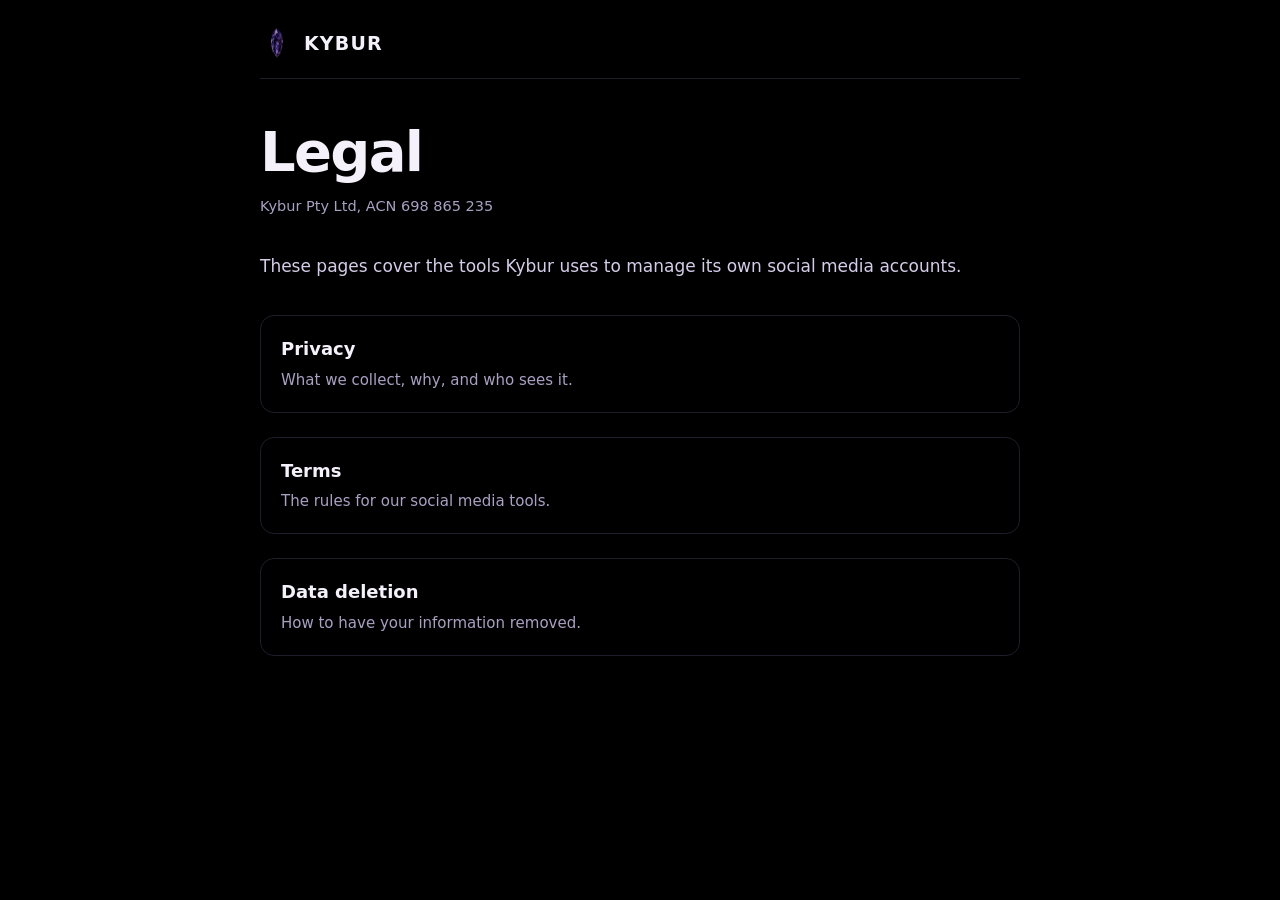
<file: index.html>
<!doctype html>
<html lang="en-AU">
<head>
<meta charset="utf-8">
<meta name="viewport" content="width=device-width, initial-scale=1">
<title>Legal | Kybur</title>
<meta name="description" content="Privacy, terms and data deletion for Kybur's social media tools.">
<meta name="theme-color" content="#000000">
<link rel="icon" type="image/png" href="assets/favicon.png">
<link rel="stylesheet" href="assets/legal.css">
</head>
<body>
<div class="top">
  <a class="brand" href="./"><img src="assets/crystal-mark-80.webp" alt="" width="34" height="34">KYBUR</a>
</div>
<main>
<h1>Legal</h1>
<p class="upd">Kybur Pty Ltd, ACN 698 865 235</p>

<p>These pages cover the tools Kybur uses to manage its own social media accounts.</p>

<ul class="cards">
  <li><a href="privacy/"><b>Privacy</b><span>What we collect, why, and who sees it.</span></a></li>
  <li><a href="terms/"><b>Terms</b><span>The rules for our social media tools.</span></a></li>
  <li><a href="data-deletion/"><b>Data deletion</b><span>How to have your information removed.</span></a></li>
</ul>
</main>
</body>
</html>
</file>
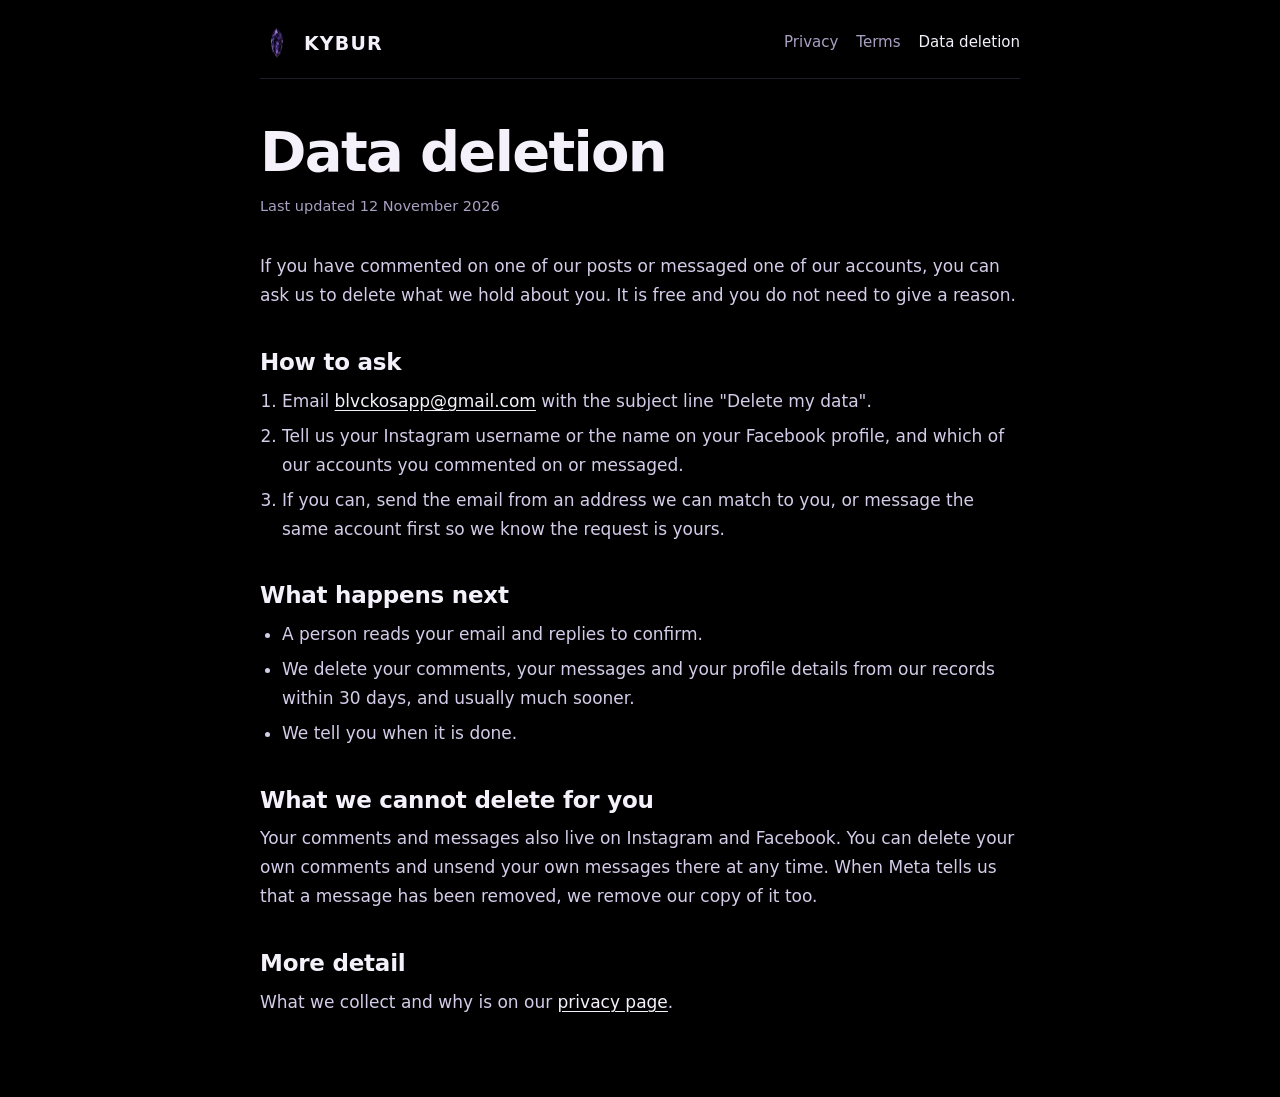
<file: data-deletion/index.html>
<!doctype html>
<html lang="en-AU">
<head>
<meta charset="utf-8">
<meta name="viewport" content="width=device-width, initial-scale=1">
<title>Data deletion | Kybur</title>
<meta name="description" content="How to have your information removed from Kybur's social media tools.">
<meta name="theme-color" content="#000000">
<link rel="icon" type="image/png" href="../assets/favicon.png">
<link rel="stylesheet" href="../assets/legal.css">
</head>
<body>
<div class="top">
  <a class="brand" href="../"><img src="../assets/crystal-mark-80.webp" alt="" width="34" height="34">KYBUR</a>
  <nav class="nav"><a href="../privacy/">Privacy</a><a href="../terms/">Terms</a><a href="./" aria-current="page">Data deletion</a></nav>
</div>
<main>
<h1>Data deletion</h1>
<p class="upd">Last updated 12 November 2026</p>

<p>If you have commented on one of our posts or messaged one of our accounts, you can ask us to delete what we hold about you. It is free and you do not need to give a reason.</p>

<h2>How to ask</h2>
<ol>
  <li>Email <a href="mailto:blvckosapp@gmail.com?subject=Delete%20my%20data">blvckosapp@gmail.com</a> with the subject line "Delete my data".</li>
  <li>Tell us your Instagram username or the name on your Facebook profile, and which of our accounts you commented on or messaged.</li>
  <li>If you can, send the email from an address we can match to you, or message the same account first so we know the request is yours.</li>
</ol>

<h2>What happens next</h2>
<ul>
  <li>A person reads your email and replies to confirm.</li>
  <li>We delete your comments, your messages and your profile details from our records within 30 days, and usually much sooner.</li>
  <li>We tell you when it is done.</li>
</ul>

<h2>What we cannot delete for you</h2>
<p>Your comments and messages also live on Instagram and Facebook. You can delete your own comments and unsend your own messages there at any time. When Meta tells us that a message has been removed, we remove our copy of it too.</p>

<h2>More detail</h2>
<p>What we collect and why is on our <a href="../privacy/">privacy page</a>.</p>
</main>
</body>
</html>
</file>
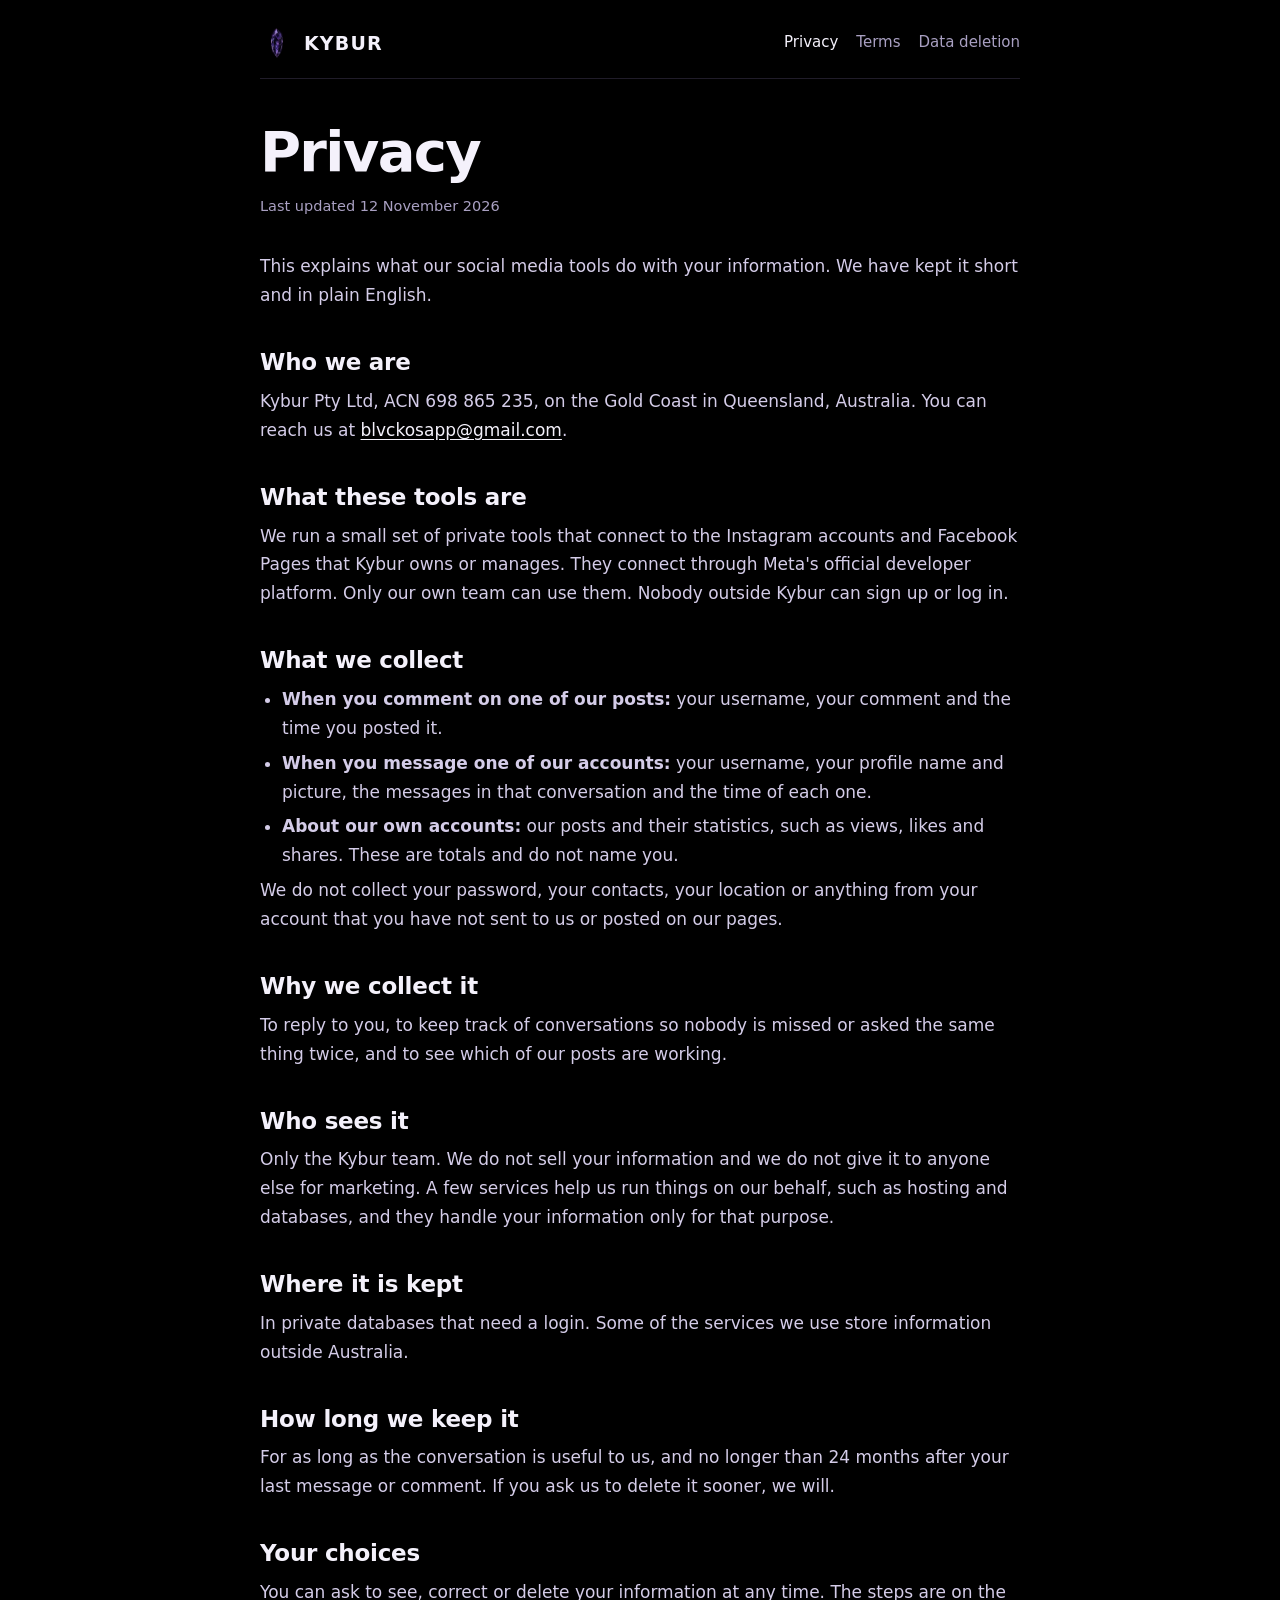
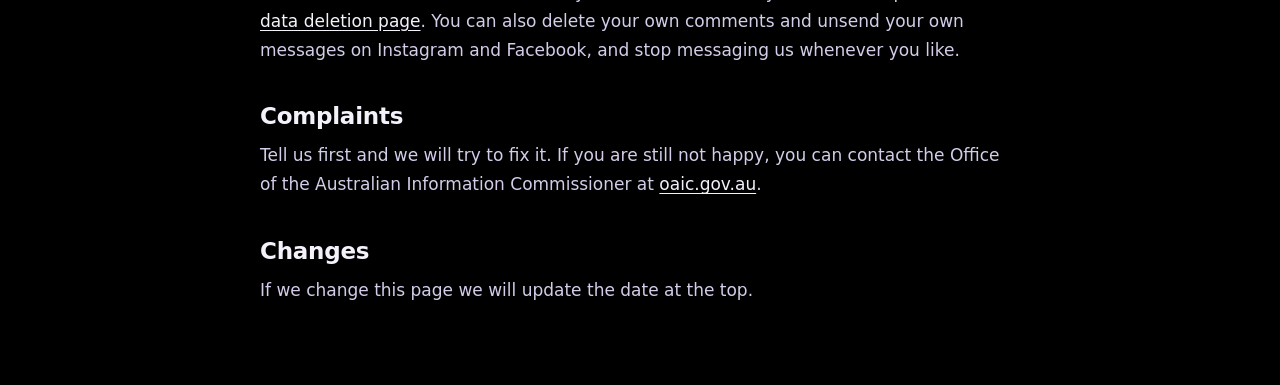
<file: privacy/index.html>
<!doctype html>
<html lang="en-AU">
<head>
<meta charset="utf-8">
<meta name="viewport" content="width=device-width, initial-scale=1">
<title>Privacy | Kybur</title>
<meta name="description" content="How Kybur handles information from its social media accounts.">
<meta name="theme-color" content="#000000">
<link rel="icon" type="image/png" href="../assets/favicon.png">
<link rel="stylesheet" href="../assets/legal.css">
</head>
<body>
<div class="top">
  <a class="brand" href="../"><img src="../assets/crystal-mark-80.webp" alt="" width="34" height="34">KYBUR</a>
  <nav class="nav"><a href="./" aria-current="page">Privacy</a><a href="../terms/">Terms</a><a href="../data-deletion/">Data deletion</a></nav>
</div>
<main>
<h1>Privacy</h1>
<p class="upd">Last updated 12 November 2026</p>

<p>This explains what our social media tools do with your information. We have kept it short and in plain English.</p>

<h2>Who we are</h2>
<p>Kybur Pty Ltd, ACN 698 865 235, on the Gold Coast in Queensland, Australia. You can reach us at <a href="mailto:blvckosapp@gmail.com">blvckosapp@gmail.com</a>.</p>

<h2>What these tools are</h2>
<p>We run a small set of private tools that connect to the Instagram accounts and Facebook Pages that Kybur owns or manages. They connect through Meta's official developer platform. Only our own team can use them. Nobody outside Kybur can sign up or log in.</p>

<h2>What we collect</h2>
<ul>
  <li><b>When you comment on one of our posts:</b> your username, your comment and the time you posted it.</li>
  <li><b>When you message one of our accounts:</b> your username, your profile name and picture, the messages in that conversation and the time of each one.</li>
  <li><b>About our own accounts:</b> our posts and their statistics, such as views, likes and shares. These are totals and do not name you.</li>
</ul>
<p>We do not collect your password, your contacts, your location or anything from your account that you have not sent to us or posted on our pages.</p>

<h2>Why we collect it</h2>
<p>To reply to you, to keep track of conversations so nobody is missed or asked the same thing twice, and to see which of our posts are working.</p>

<h2>Who sees it</h2>
<p>Only the Kybur team. We do not sell your information and we do not give it to anyone else for marketing. A few services help us run things on our behalf, such as hosting and databases, and they handle your information only for that purpose.</p>

<h2>Where it is kept</h2>
<p>In private databases that need a login. Some of the services we use store information outside Australia.</p>

<h2>How long we keep it</h2>
<p>For as long as the conversation is useful to us, and no longer than 24 months after your last message or comment. If you ask us to delete it sooner, we will.</p>

<h2>Your choices</h2>
<p>You can ask to see, correct or delete your information at any time. The steps are on the <a href="../data-deletion/">data deletion page</a>. You can also delete your own comments and unsend your own messages on Instagram and Facebook, and stop messaging us whenever you like.</p>

<h2>Complaints</h2>
<p>Tell us first and we will try to fix it. If you are still not happy, you can contact the Office of the Australian Information Commissioner at <a href="https://www.oaic.gov.au">oaic.gov.au</a>.</p>

<h2>Changes</h2>
<p>If we change this page we will update the date at the top.</p>
</main>
</body>
</html>
</file>
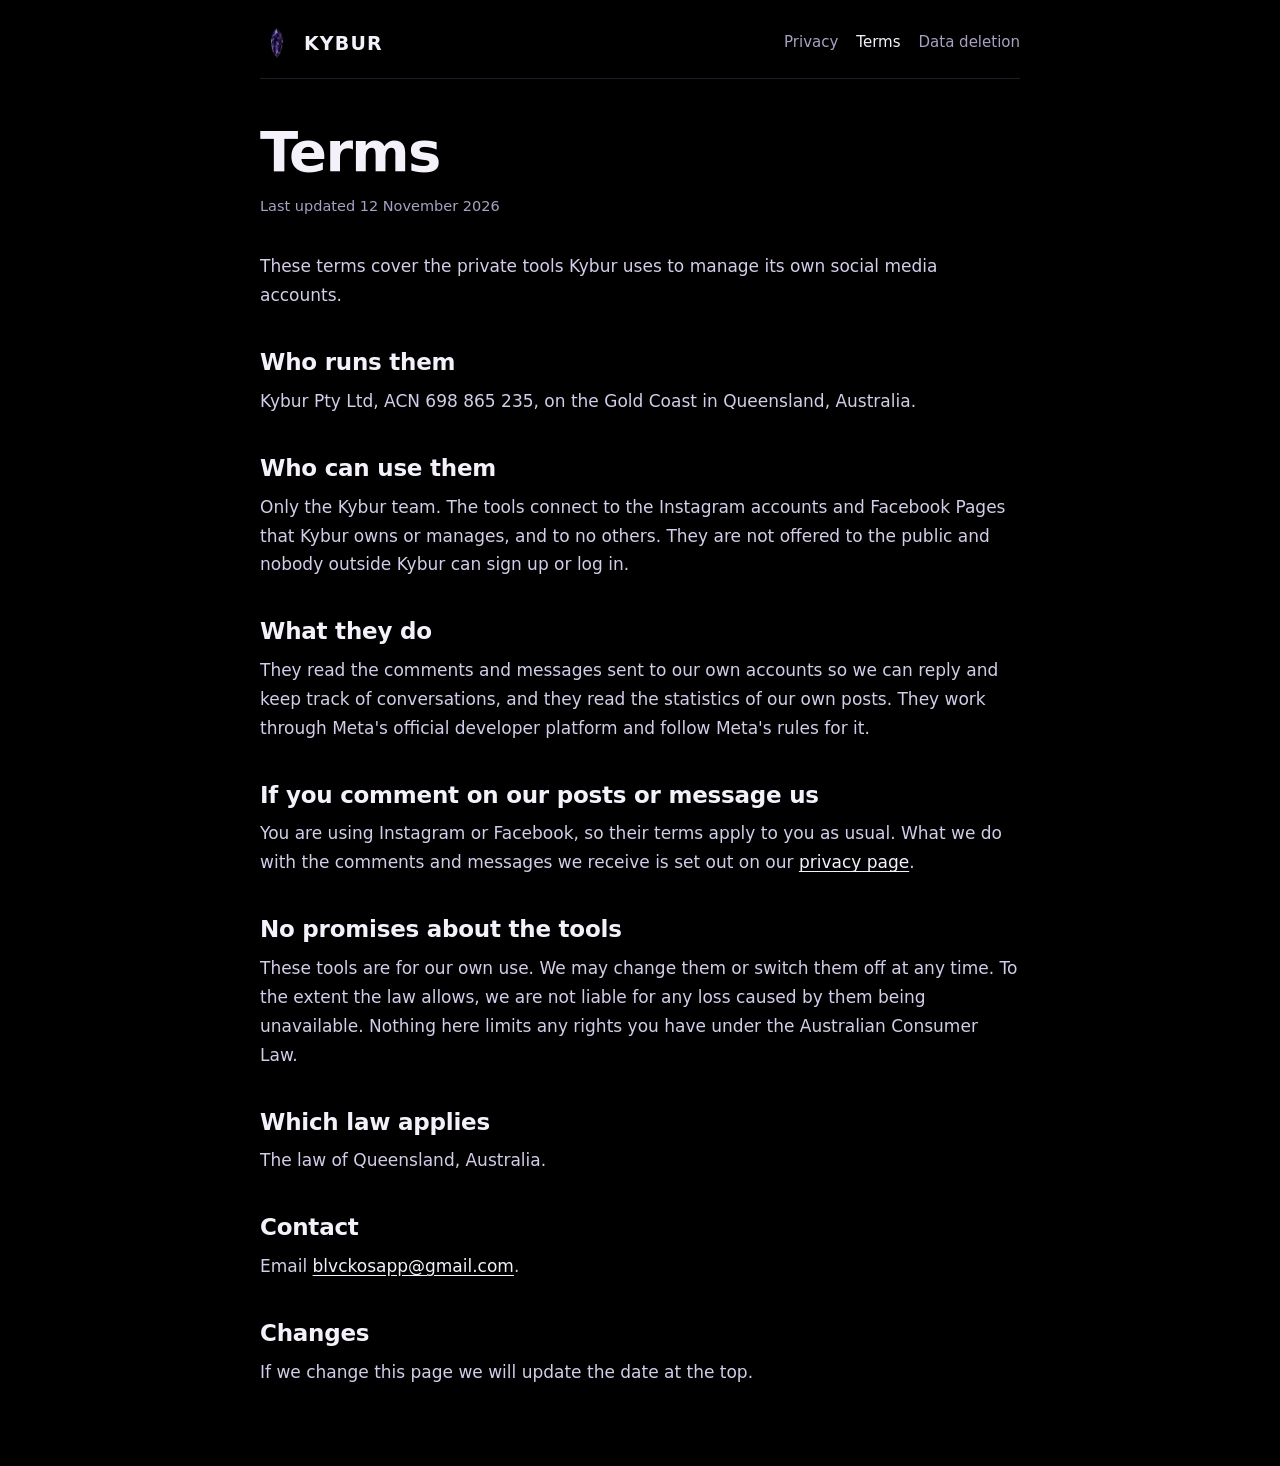
<file: terms/index.html>
<!doctype html>
<html lang="en-AU">
<head>
<meta charset="utf-8">
<meta name="viewport" content="width=device-width, initial-scale=1">
<title>Terms | Kybur</title>
<meta name="description" content="The terms for Kybur's social media tools.">
<meta name="theme-color" content="#000000">
<link rel="icon" type="image/png" href="../assets/favicon.png">
<link rel="stylesheet" href="../assets/legal.css">
</head>
<body>
<div class="top">
  <a class="brand" href="../"><img src="../assets/crystal-mark-80.webp" alt="" width="34" height="34">KYBUR</a>
  <nav class="nav"><a href="../privacy/">Privacy</a><a href="./" aria-current="page">Terms</a><a href="../data-deletion/">Data deletion</a></nav>
</div>
<main>
<h1>Terms</h1>
<p class="upd">Last updated 12 November 2026</p>

<p>These terms cover the private tools Kybur uses to manage its own social media accounts.</p>

<h2>Who runs them</h2>
<p>Kybur Pty Ltd, ACN 698 865 235, on the Gold Coast in Queensland, Australia.</p>

<h2>Who can use them</h2>
<p>Only the Kybur team. The tools connect to the Instagram accounts and Facebook Pages that Kybur owns or manages, and to no others. They are not offered to the public and nobody outside Kybur can sign up or log in.</p>

<h2>What they do</h2>
<p>They read the comments and messages sent to our own accounts so we can reply and keep track of conversations, and they read the statistics of our own posts. They work through Meta's official developer platform and follow Meta's rules for it.</p>

<h2>If you comment on our posts or message us</h2>
<p>You are using Instagram or Facebook, so their terms apply to you as usual. What we do with the comments and messages we receive is set out on our <a href="../privacy/">privacy page</a>.</p>

<h2>No promises about the tools</h2>
<p>These tools are for our own use. We may change them or switch them off at any time. To the extent the law allows, we are not liable for any loss caused by them being unavailable. Nothing here limits any rights you have under the Australian Consumer Law.</p>

<h2>Which law applies</h2>
<p>The law of Queensland, Australia.</p>

<h2>Contact</h2>
<p>Email <a href="mailto:blvckosapp@gmail.com">blvckosapp@gmail.com</a>.</p>

<h2>Changes</h2>
<p>If we change this page we will update the date at the top.</p>
</main>
</body>
</html>
</file>
<file: assets/legal.css>
:root{--text:#F4F1FB;--body:#D4CCE8;--mute:#A9A0C2;--line:rgba(196,176,255,.16);--violet:#8B6BFF}
*{box-sizing:border-box;margin:0;padding:0}
html{-webkit-text-size-adjust:100%}
body{background:#000;color:var(--text);font:400 17px/1.7 system-ui,-apple-system,"Segoe UI",Roboto,Helvetica,Arial,sans-serif;-webkit-font-smoothing:antialiased;padding:0 clamp(16px,5vw,56px) 80px}
.top{max-width:760px;margin:0 auto;padding:26px 0 18px;display:flex;align-items:center;justify-content:space-between;gap:16px;border-bottom:1px solid var(--line)}
.brand{display:flex;align-items:center;gap:10px;font-weight:800;font-size:19px;line-height:1;letter-spacing:.06em;color:var(--text);text-decoration:none}
.brand img{width:34px;height:34px}
.nav{display:flex;flex-wrap:wrap;justify-content:flex-end;gap:6px 18px;font-size:15px}
.nav a{color:var(--mute);text-decoration:none}
.nav a:hover,.nav a[aria-current="page"]{color:var(--text)}
main{max-width:760px;margin:0 auto;padding-top:44px}
h1{font-weight:800;font-size:clamp(34px,6vw,56px);line-height:1.05;letter-spacing:-.03em;margin-bottom:12px;text-wrap:balance}
.upd{color:var(--mute);font-size:14.5px;margin-bottom:34px}
h2{font-weight:700;font-size:23px;line-height:1.25;letter-spacing:-.01em;margin:38px 0 10px}
p,li{color:var(--body)}
p+p{margin-top:12px}
ul,ol{margin:10px 0 0 22px}
li{margin:6px 0}
a{color:var(--text);text-underline-offset:3px;overflow-wrap:anywhere}
.cards{list-style:none;margin:28px 0 0;display:grid;gap:12px}
.cards a{display:block;padding:18px 20px;border:1px solid var(--line);border-radius:14px;text-decoration:none}
.cards a:hover{border-color:var(--violet)}
.cards b{display:block;color:var(--text);font-size:18px}
.cards span{color:var(--mute);font-size:15px}
:focus-visible{outline:2px solid var(--violet);outline-offset:3px;border-radius:4px}
</file>
